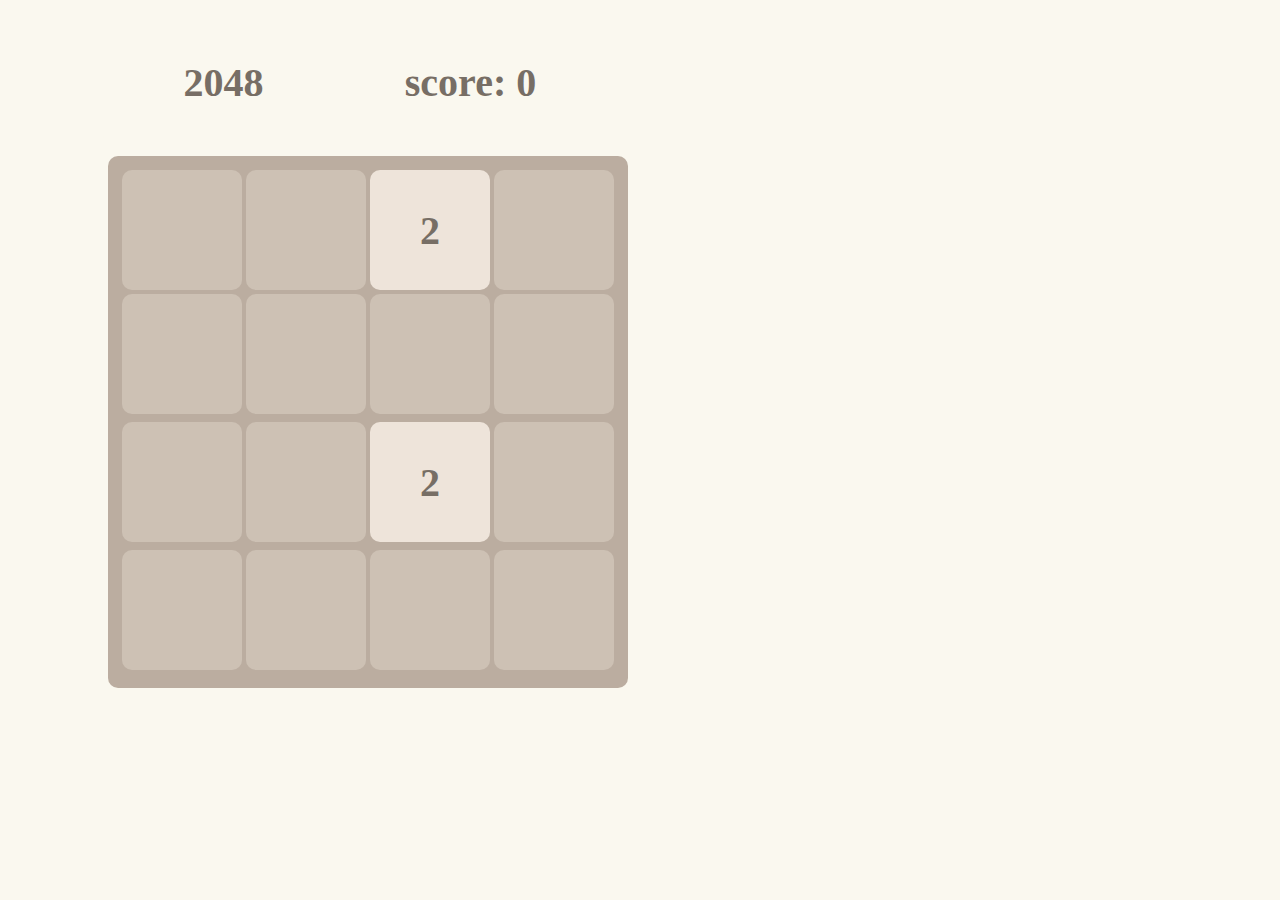
<file: 2048/index.html>
<!DOCTYPE html>
<html lang="en">
<head>
    <meta charset="UTF-8">
    <meta http-equiv="X-UA-Compatible" content="IE=edge">
    <meta name="viewport" content="width=device-width, initial-scale=1.0">
    <title>2048</title>
    
    <link rel="stylesheet" href="2048.css">
    
</head>
<body>
    <table id="title">
        <tr id="title2">
            <td id="name" colspan="2">2048</td>
            <td id="score" colspan="2"></td>
        </tr>
    </table>
    <table>
        <tr>
            <td id="cell0"></td>
            <td id="cell1"></td>
            <td id="cell2"></td>
            <td id="cell3"></td>
        </tr>
            <td id="cell4"></td>
            <td id="cell5"></td>
            <td id="cell6"></td>
            <td id="cell7"></td>
        <tr>
            
        </tr>
            <td id="cell8"></td>
            <td id="cell9"></td>
            <td id="cell10"></td>
            <td id="cell11"></td>
        <tr>
            
        </tr>
            <td id="cell12"></td>
            <td id="cell13"></td>
            <td id="cell14"></td>
            <td id="cell15"></td>
        <tr>                
    </table>

    <script src="2048.js"></script>
</body>
</html>
</file>
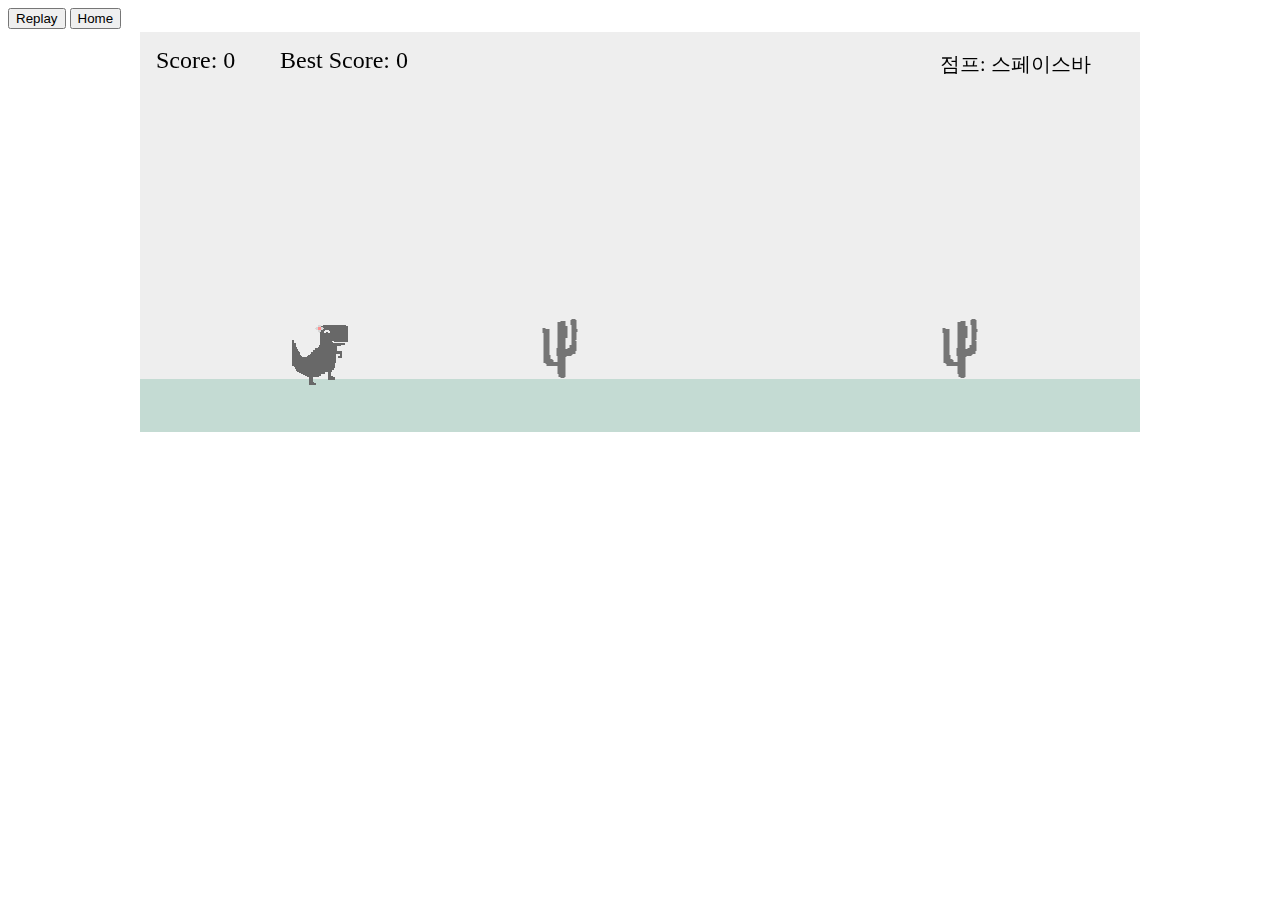
<file: dinosaur/index.html>
<!DOCTYPE html>
<html>
    <head>
        <script type="text/javascript" src="phaser.min.js"></script>
        <script type="text/javascript" src="MainScene.js"></script>
        <script type="text/javascript" src="game.js"></script>
        <link crossorigin="anonymous" href="https://stackpath.bootstrapcdn.com/bootstrap/4.1.3/css/bootstrap.min.css"
            integrity="sha384-MCw98/SFnGE8fJT3GXwEOngsV7Zt27NXFoaoApmYm81iuXoPkFOJwJ8ERdknLPMO" rel="stylesheet">
    </head>
    <body>
        <div class="mx-5 my-2">
            <button class="btn btn-success mx-2 my-4" id="btnReplay" name="btnReplay">
                Replay
            </button>
            <button class="btn btn-danger mx-2 my-4" id="btnToHome" name="btnToHome">
                Home
            </button>
        </div>
        <div id="game">
        </div>
    </body>
</html>
</file>
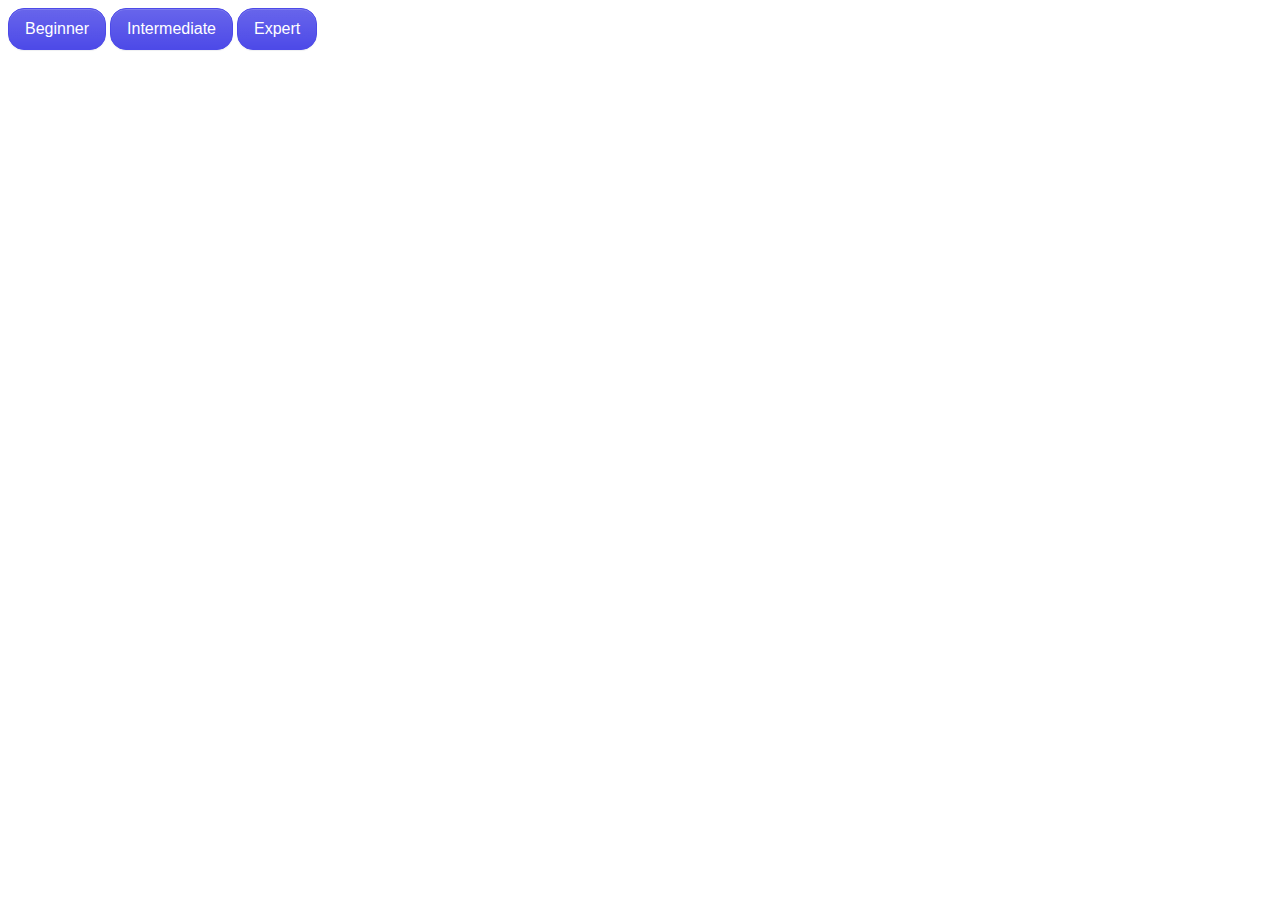
<file: minesweeper/index.html>
<!-- button css from https://getcssscan.com/css-buttons-examples -->

<!DOCTYPE html>
<html lang="en">
<head>
    <meta charset="UTF-8">
    <meta http-equiv="X-UA-Compatible" content="IE=edge">
    <meta name="viewport" content="width=device-width, initial-scale=1.0">
    <title>Minesweeper</title>
    <link rel="stylesheet" href="minesweeper.css">
    
</head>
<body>
    <div class="wrapper">
        <button class="button-20" role="button" onclick="init(10)">Beginner</button>
        <button class="button-20" role="button" onclick="init(15)">Intermediate</button>
        <button class="button-20" role="button" onclick="init(20)">Expert</button><br>
        <div id="wrap">
            <p id="time"></p>

            <div id="container">

            </div>
            
        </div>
    </div>

    

    <script src="minesweeper.js"></script>
</body>
</html>
</file>
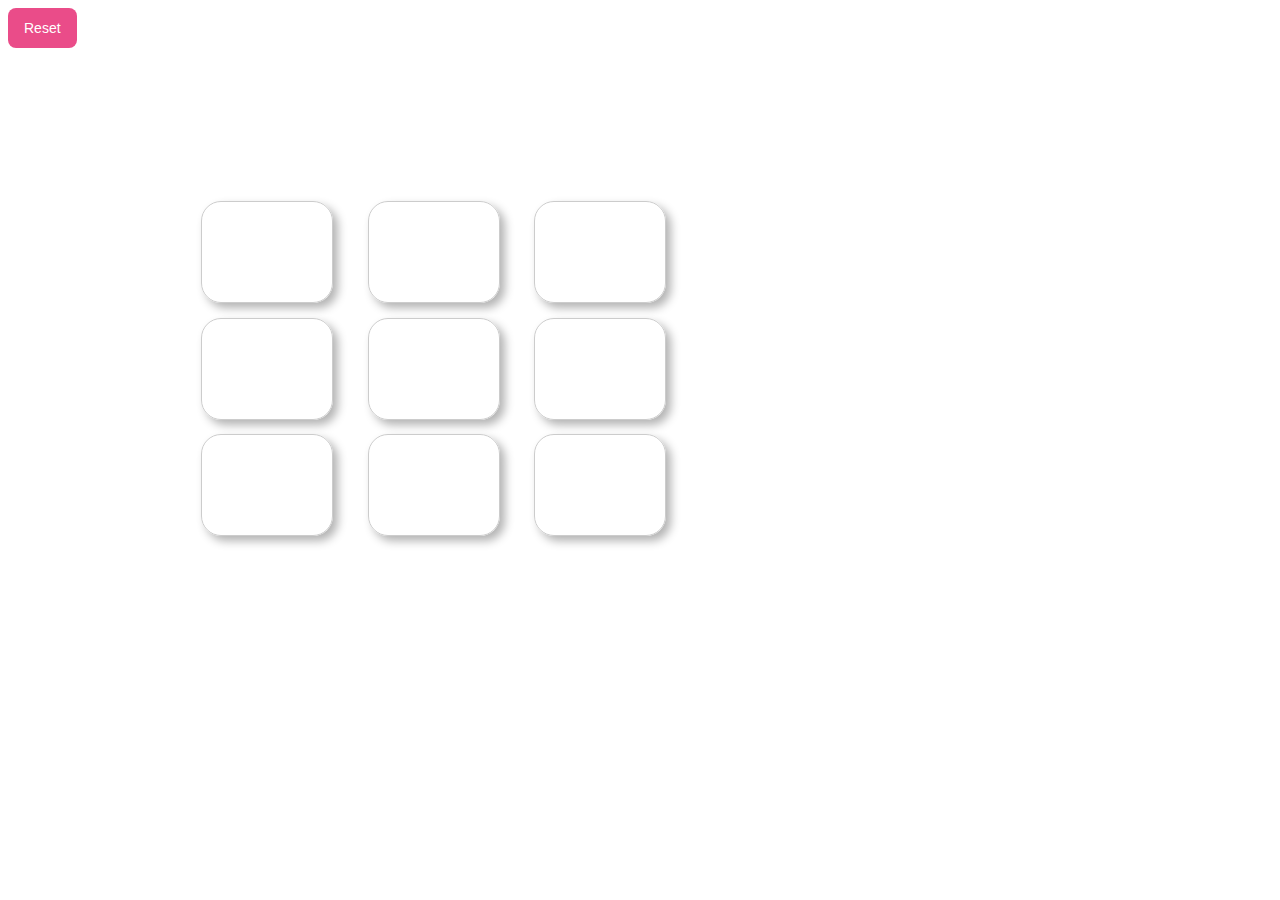
<file: ttt/index.html>
<!DOCTYPE html>
<html lang="en">
<head>
    <meta charset="UTF-8">
    <meta http-equiv="X-UA-Compatible" content="IE=edge">
    <meta name="viewport" content="width=device-width, initial-scale=1.0">
    <title>Tic Tac Toe</title>
    <link rel="stylesheet" href="./ttt_style.css" />
</head>
<body>
    
    <div id="container">
        <div class="cell" id="1" onclick="select(0)"></div>
        <div class="cell" id="2" onclick="select(1)"></div>
        <div class="cell" id="3" onclick="select(2)"></div>
        <div class="cell" id="4" onclick="select(3)"></div>
        <div class="cell" id="5" onclick="select(4)"></div>
        <div class="cell" id="6" onclick="select(5)"></div>
        <div class="cell" id="7" onclick="select(6)"></div>
        <div class="cell" id="8" onclick="select(7)"></div>
        <div class="cell" id="9" onclick="select(8)"></div>
        <br/><br/>
        
    </div>
    <button class="button-1" onclick="reset()">Reset</button>
    <div class="modal hidden">
        <div class="background"></div>
        <div class="modalBox">
            <button class="button-2" onclick="modalClose()">close</button>
        </div>
    </div>
    
    
    
    <script src="ttt_script.js"></script>
</body>
</html>
</file>
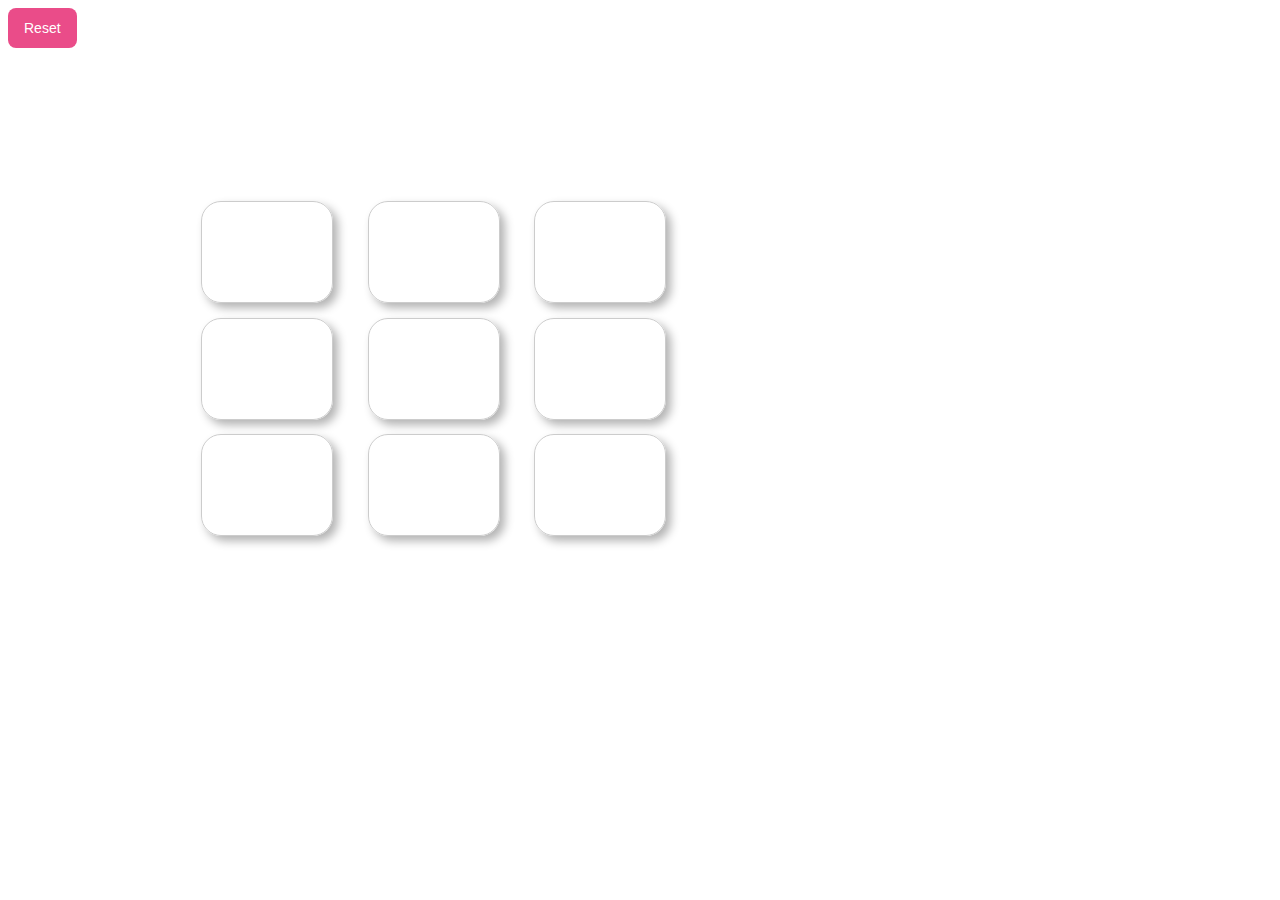
<file: ttt/ttt.html>
<!DOCTYPE html>
<html lang="en">
<head>
    <meta charset="UTF-8">
    <meta http-equiv="X-UA-Compatible" content="IE=edge">
    <meta name="viewport" content="width=device-width, initial-scale=1.0">
    <title>Document</title>
    <link rel="stylesheet" href="./ttt_style.css" />
</head>
<body>
    
    <div id="container">
        <div class="cell" id="1" onclick="select(0)"></div>
        <div class="cell" id="2" onclick="select(1)"></div>
        <div class="cell" id="3" onclick="select(2)"></div>
        <div class="cell" id="4" onclick="select(3)"></div>
        <div class="cell" id="5" onclick="select(4)"></div>
        <div class="cell" id="6" onclick="select(5)"></div>
        <div class="cell" id="7" onclick="select(6)"></div>
        <div class="cell" id="8" onclick="select(7)"></div>
        <div class="cell" id="9" onclick="select(8)"></div>
        <br/><br/>
        
    </div>
    <button class="button-1" onclick="reset()">Reset</button>
    <div class="modal hidden">
        <div class="background"></div>
        <div class="modalBox">
            <button class="button-2" onclick="modalClose()">close</button>
        </div>
    </div>
    
    
    
    <script src="ttt_script.js"></script>
</body>
</html>
</file>
<file: 2048/2048.css>
body{
    background: #FAF8EF;
}

table{
    border-collapse: separate;
    background: #BBADA0;
    margin-left: 100px;
    border-radius: 10px;
    padding: 10px;
    border-spacing: 4px;
}

td{
    background: #cdc1b4;
    width: 100px;
    height: 100px;
    border-radius: 10px;
    border: 0px solid white;
    padding: 10px;
    text-align: center;
    font-size: 40px;
    font-weight: bold;
}

tr #title2{
    background-color: #FAF8EF
}

#name, #score{
    background: #FAF8EF;
    width: 223px;
    color: #776e65;
}

#title{
    background: #faf8ef;
    margin-left: 80px;
}
</file>
<file: minesweeper/minesweeper.css>
/* button css from https://getcssscan.com/css-buttons-examples */

table{
    border: 1px solid #eeeeee;
    margin: 10px;
    padding: 10px;
    border-collapse:separate;
    border-spacing: 3px;
    background: #eeeeee;
}

td{
    width: 50px;
    height: 50px;
    border: 1px solid black;
    text-align: center;
    font-size: 20px;
    background: #999999;
}

img{
    width: 0.9em;
    height: 0.9em;
}

p{
    font-family:'Segoe UI', Tahoma, Geneva, Verdana, sans-serif;
    font-weight: bold;
    font-size: 40px;
    padding-left: 50px;
}

button{
    margin-left: auto
}
.clicked{
    background: #BBBBBB;
}

#wrapper{
    padding-left: 100px;
    margin-left: 100px;

}

#wrap{
    display: inline-block;
}

/* CSS */
.button-20 {
  appearance: button;
  background-color: #4D4AE8;
  background-image: linear-gradient(180deg, rgba(255, 255, 255, .15), rgba(255, 255, 255, 0));
  border: 1px solid #4D4AE8;
  border-radius: 1rem;
  box-shadow: rgba(255, 255, 255, 0.15) 0 1px 0 inset,rgba(46, 54, 80, 0.075) 0 1px 1px;
  box-sizing: border-box;
  color: #FFFFFF;
  cursor: pointer;
  display: inline-block;
  font-family: Inter,sans-serif;
  font-size: 1rem;
  font-weight: 500;
  line-height: 1.5;
  margin: 0;
  padding: .5rem 1rem;
  text-align: center;
  text-transform: none;
  transition: color .15s ease-in-out,background-color .15s ease-in-out,border-color .15s ease-in-out,box-shadow .15s ease-in-out;
  user-select: none;
  -webkit-user-select: none;
  touch-action: manipulation;
  vertical-align: middle;
}

.button-20:focus:not(:focus-visible),
.button-20:focus {
  outline: 0;
}

.button-20:hover {
  background-color: #3733E5;
  border-color: #3733E5;
}

.button-20:focus {
  background-color: #413FC5;
  border-color: #3E3BBA;
  box-shadow: rgba(255, 255, 255, 0.15) 0 1px 0 inset, rgba(46, 54, 80, 0.075) 0 1px 1px, rgba(104, 101, 235, 0.5) 0 0 0 .2rem;
}

.button-20:active {
  background-color: #3E3BBA;
  background-image: none;
  border-color: #3A38AE;
  box-shadow: rgba(46, 54, 80, 0.125) 0 3px 5px inset;
}

.button-20:active:focus {
  box-shadow: rgba(46, 54, 80, 0.125) 0 3px 5px inset, rgba(104, 101, 235, 0.5) 0 0 0 .2rem;
}

.button-20:disabled {
  background-image: none;
  box-shadow: none;
  opacity: .65;
  pointer-events: none;
}
</file>
<file: ttt/ttt_style.css>
#container{
    position: fixed; 
    top: 200px; 
    left: 200px;
    width: 500px;
    height: 400px;
    border: 1px solid white;
    display: grid;
    grid-template-columns: repeat(3, auto);
}

.cell{
    width: 110px;
    height: 60px;
    border: 1px solid black;
    text-align: center;
    vertical-align: middle;
    font-size: 40px;
    padding: 20px 10px;
    border: 1px solid #cccccc;
    border-radius: 20px;
    box-shadow: 5px 5px 10px rgba(0,0,0,0.3);
}

.player{
    color: red;
}

.computer{
    color: blue;
}

.modal{
    position: fixed;
    top: 0;
    left: 0;
    width: 100%;
    height: 100%;
    display: flex;
    justify-content: center;
    align-items: center;
}

.modal .background {
    width: 100%;
    height: 100%;
    background-color: rgba(0, 0, 0, 0.5);
}

.modalBox {
    position: absolute;
    background-color: #fff;
    width: 300px;
    height: 150px;
    padding: 15px;
    border: 2px solid white;
    border-radius: 10px;
    box-shadow: 5px 5px 10px rgba(0,0,0,0.3);
    text-align: center;
    font-family:'Times New Roman', Times, serif;
    font-size: 40px;
    font-weight: bold;
}

.modalBox button {
    display: block;
    width: 80px;
    margin: 0 auto;
}

.hidden {
    display: none;
}


/* CSS */
.button-1 {
  background-color: #EA4C89;
  border-radius: 8px;
  border-style: none;
  box-sizing: border-box;
  color: #FFFFFF;
  cursor: pointer;
  display: inline-block;
  font-family: "Haas Grot Text R Web", "Helvetica Neue", Helvetica, Arial, sans-serif;
  font-size: 14px;
  font-weight: 500;
  height: 40px;
  line-height: 20px;
  list-style: none;
  margin: 0;
  outline: none;
  padding: 10px 16px;
  position: relative;
  text-align: center;
  text-decoration: none;
  transition: color 100ms;
  vertical-align: baseline;
  user-select: none;
  -webkit-user-select: none;
  touch-action: manipulation;
}

.button-1:hover,
.button-1:focus {
  background-color: #F082AC;
}

.button-2 {
    background-color: #31ec86;
    border-radius: 8px;
    border-style: none;
    box-sizing: border-box;
    color: #FFFFFF;
    cursor: pointer;
    display: inline-block;
    font-family: "Haas Grot Text R Web", "Helvetica Neue", Helvetica, Arial, sans-serif;
    font-size: 14px;
    font-weight: 500;
    height: 40px;
    line-height: 20px;
    list-style: none;
    margin: 0;
    outline: none;
    padding: 10px 16px;
    position: relative;
    text-align: center;
    text-decoration: none;
    transition: color 100ms;
    vertical-align: baseline;
    user-select: none;
    -webkit-user-select: none;
    touch-action: manipulation;
}

.button-2:hover,
.button-2:focus {
    background-color: #4cea93;
}
</file>
